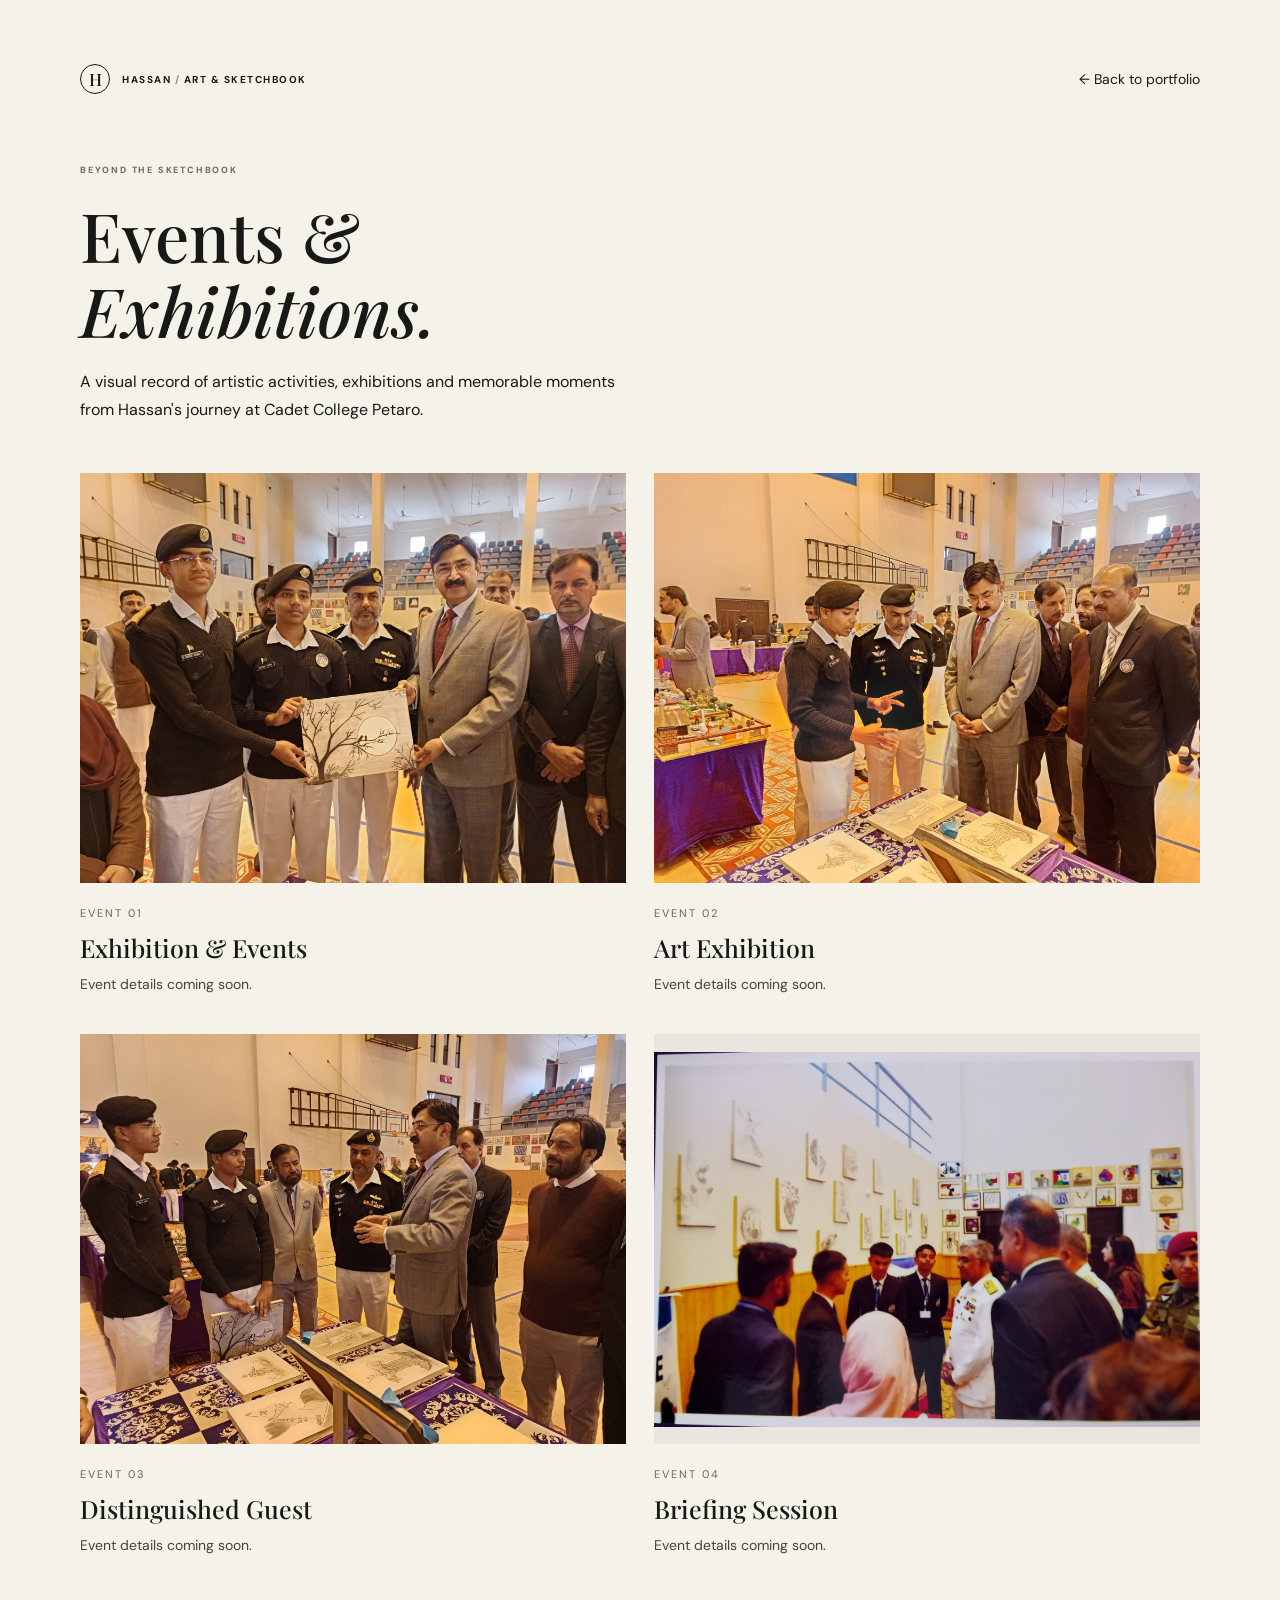
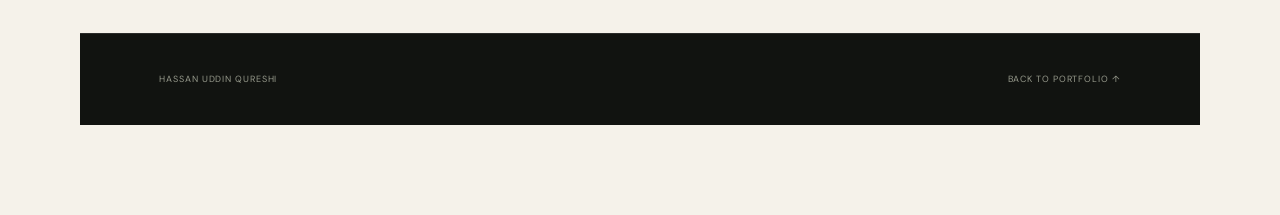
<file: events.html>
<!doctype html>
<html lang="en">
<head>
  <meta charset="utf-8">
  <meta name="viewport" content="width=device-width, initial-scale=1">
  <meta name="theme-color" content="#171916">
  <meta name="description" content="Events and exhibitions featuring Hassan Uddin Qureshi, President of the Sketching Club at Cadet College Petaro.">
  <title>Events & Exhibitions — Hassan Uddin Qureshi</title>

  <link rel="preconnect" href="https://fonts.googleapis.com">
  <link rel="preconnect" href="https://fonts.gstatic.com" crossorigin>
  <link href="https://fonts.googleapis.com/css2?family=DM+Sans:wght@400;500;600;700&family=Playfair+Display:wght@500;600;700&display=swap" rel="stylesheet">

  <link rel="stylesheet" href="style.css">

  <style>
    .events-page {
      width: min(1120px, 90%);
      margin: 0 auto;
      padding: 64px 0 90px;
    }

    .events-top {
      display: flex;
      justify-content: space-between;
      align-items: center;
      gap: 20px;
      margin-bottom: 70px;
    }

    .back-link {
      color: inherit;
      text-decoration: none;
      font-size: 14px;
    }

    .events-intro {
      max-width: 650px;
      margin-bottom: 48px;
    }

    .events-intro h1 {
      font-family: "Playfair Display", serif;
      font-size: clamp(40px, 6vw, 68px);
      font-weight: 500;
      line-height: 1.1;
      margin: 14px 0 20px;
    }

    .events-intro h1 em {
      font-weight: 500;
    }

    .events-intro > p:last-child {
      max-width: 540px;
      line-height: 1.8;
    }

    .events-grid {
      display: grid;
      grid-template-columns: repeat(2, minmax(0, 1fr));
      gap: 38px 28px;
    }

    .event-card {
      min-width: 0;
    }

    .event-photo {
      width: 100%;
      aspect-ratio: 4 / 3;
      object-fit: contain;
      display: block;
      background: #e9e6df;
    }

    .event-info {
      padding: 18px 0 0;
    }

    .event-number {
      font-size: 11px;
      letter-spacing: 2px;
      opacity: .65;
    }

    .event-info h2 {
      font-family: "Playfair Display", serif;
      font-size: 25px;
      font-weight: 500;
      margin: 9px 0;
    }

    .event-info p {
      font-size: 14px;
      line-height: 1.7;
      opacity: .8;
      margin: 0;
    }

    .events-footer {
      margin-top: 75px;
      padding-top: 24px;
      border-top: 1px solid #77777740;
      display: flex;
      justify-content: space-between;
      gap: 20px;
      font-size: 12px;
    }

    @media (max-width: 650px) {
      .events-page {
        padding-top: 32px;
      }

      .events-top {
        margin-bottom: 48px;
      }

      .events-grid {
        grid-template-columns: 1fr;
        gap: 34px;
      }

      .event-photo {
        aspect-ratio: 4 / 3;
      }

      .events-footer {
        flex-direction: column;
      }
    }
  </style>
</head>

<body>
  <main class="events-page">
    <header class="events-top">
      <a class="brand" href="index.html">
        <span class="brand-mark">H</span>
        <span>HASSAN <i> / </i> ART &amp; SKETCHBOOK</span>
      </a>

      <a class="back-link" href="index.html">← Back to portfolio</a>
    </header>

    <section class="events-intro">
      <p class="eyebrow">BEYOND THE SKETCHBOOK</p>
      <h1>Events &amp; <em>Exhibitions.</em></h1>
      <p>
        A visual record of artistic activities, exhibitions and memorable
        moments from Hassan's journey at Cadet College Petaro.
      </p>
    </section>

<section class="events-grid" aria-label="Events and exhibitions gallery">

  <article class="event-card">
    <img class="event-photo" src="exhibition1.jpg" alt="Sketching club exhibition">
    <div class="event-info">
      <span class="event-number">EVENT 01</span>
      <h2>Exhibition &amp; Events</h2>
      <p>Event details coming soon.</p>
    </div>
  </article>

  <article class="event-card">
    <img class="event-photo" src="exhibition2.jpg" alt="Art exhibition">
    <div class="event-info">
      <span class="event-number">EVENT 02</span>
      <h2>Art Exhibition</h2>
      <p>Event details coming soon.</p>
    </div>
  </article>

  <article class="event-card">
    <img class="event-photo" src="./guest.jpg" alt="Guest at an event">
    <div class="event-info">
      <span class="event-number">EVENT 03</span>
      <h2>Distinguished Guest</h2>
      <p>Event details coming soon.</p>
    </div>
  </article>

  <article class="event-card">
    <img class="event-photo" src="./briefing.jpeg" alt="Event briefing">
    <div class="event-info">
      <span class="event-number">EVENT 04</span>
      <h2>Briefing Session</h2>
      <p>Event details coming soon.</p>
    </div>
  </article>

</section>
    <footer class="events-footer">
      <span>HASSAN UDDIN QURESHI</span>
      <a class="back-link" href="index.html">BACK TO PORTFOLIO ↑</a>
    </footer>
  </main>
</body>
</html>
</file>
<file: style.css>
:root{--ink:#171916;--paper:#f5f2ea;--paper2:#e9e4d8;--muted:#77786f;--line:#d7d2c6;--accent:#c6f36a;--serif:'Playfair Display',Georgia,serif;--sans:'DM Sans',Arial,sans-serif}
*{box-sizing:border-box}html{scroll-behavior:smooth}body{margin:0;background:var(--paper);color:var(--ink);font-family:var(--sans);-webkit-font-smoothing:antialiased}a{color:inherit;text-decoration:none}.topbar{height:78px;padding:0 6.2vw;display:flex;align-items:center;justify-content:space-between;border-bottom:1px solid var(--line)}.brand{display:flex;align-items:center;gap:12px;font-size:10px;letter-spacing:.15em;font-weight:700}.brand i{font-style:normal;color:#8d8d80}.brand-mark{width:30px;height:30px;display:grid;place-items:center;border:1px solid var(--ink);border-radius:50%;font-family:var(--serif);font-size:17px;font-weight:500;letter-spacing:0}.topbar nav{display:flex;align-items:center;gap:30px;font-size:12px}.topbar nav a:not(.nav-cta){color:#5d5f56}.nav-cta{border:1px solid var(--ink);padding:10px 15px;border-radius:2px}.hero{position:relative;min-height:630px;padding:90px 11vw 72px;display:grid;grid-template-columns:1.03fr .97fr;align-items:center;gap:5vw;overflow:hidden;background:radial-gradient(ellipse at 78% 48%,#e8e3d5 0,transparent 42%)}.hero-copy{position:relative;z-index:2;padding-bottom:20px}.eyebrow{font-size:9px;letter-spacing:.2em;font-weight:700;color:#686b5e;margin:0 0 22px}.dot{display:inline-block;width:7px;height:7px;border-radius:50%;background:#6c8d32;margin-right:9px}.hero h1{font:600 clamp(43px,5.3vw,76px)/1.06 var(--serif);letter-spacing:-.045em;margin:0 0 24px}.hero h1 em,.section-heading h2 em,.about-section h2 em{font-weight:500;color:#71745f}.hero-text{font-size:14px;line-height:1.85;color:#6d6e65;max-width:340px;margin:0 0 32px}.primary-link{display:inline-flex;align-items:center;gap:27px;background:var(--ink);color:#fff;padding:15px 19px;font-size:11px;letter-spacing:.03em}.primary-link span{color:var(--accent);font-size:18px}.hero-art{position:relative;max-width:420px;width:100%;justify-self:center;transform:rotate(1.4deg)}.art-frame{background:#fff;padding:12px 12px 42px;box-shadow:0 24px 55px #27271c1a;border:1px solid #d8d3c7}.art-frame img{display:block;width:100%;height:400px;object-fit:cover;object-position:center 47%;filter:contrast(1.03)}.art-stamp{position:absolute;right:-26px;bottom:18px;display:flex;align-items:center;gap:11px;background:var(--accent);padding:13px 16px;transform:rotate(-3deg);font-size:8px;letter-spacing:.12em;font-weight:700}.art-stamp span:first-child{font:28px var(--serif)}.scribble{position:absolute;font:italic 16px var(--serif);color:#737663}.scribble-one{top:14px;right:-44px;transform:rotate(9deg)}.scribble-two{bottom:62px;left:-44px;transform:rotate(-10deg)}.hero-foot{position:absolute;bottom:25px;left:11vw;right:11vw;display:flex;justify-content:space-between;color:#88897f;font-size:8px;letter-spacing:.16em}.gallery-section{padding:105px 11vw 120px;background:#eeeadf}.section-heading{display:flex;justify-content:space-between;align-items:end;margin-bottom:40px}.section-heading .eyebrow{margin-bottom:13px}.section-heading h2,.about-section h2{font:600 clamp(34px,4vw,49px)/1.1 var(--serif);letter-spacing:-.035em;margin:0}.section-note{max-width:265px;color:#73746a;font-size:12px;line-height:1.8;margin:0 0 3px}.gallery-grid{display:grid;grid-template-columns:minmax(0,1.12fr) minmax(220px,.88fr);gap:22px}.art-card{border:0;padding:0;text-align:left;background:transparent;cursor:pointer;color:inherit;font:inherit;min-width:0}.card-image{position:relative;display:block;background:#ded9cd;padding:18px;overflow:hidden}.card-image img{display:block;width:100%;height:390px;object-fit:contain;mix-blend-mode:multiply;transition:transform .45s ease}.art-card:hover .card-image img{transform:scale(1.025)}.view-mark{position:absolute;right:27px;top:27px;width:35px;height:35px;border-radius:50%;display:grid;place-items:center;background:var(--accent);font-size:18px;opacity:0;transform:translateY(5px);transition:.25s}.art-card:hover .view-mark,.art-card:focus-visible .view-mark{opacity:1;transform:none}.card-caption{display:flex;justify-content:space-between;align-items:start;padding:18px 2px 0}.card-caption strong,.coming-card strong{font:600 17px var(--serif);display:block}.card-caption small{display:block;color:#77786f;font-size:10px;margin-top:7px}.card-number{font-size:10px;color:#77786f;letter-spacing:.1em}.coming-card{border:1px solid #d5d0c4;min-height:100%;padding:34px;display:flex;flex-direction:column;align-items:flex-start;justify-content:center;background:#f4f1e9}.plus{font-size:24px;width:43px;height:43px;display:grid;place-items:center;border:1px solid #bcbcae;border-radius:50%;margin-bottom:27px}.coming-card p{font-size:12px;line-height:1.8;color:#77786f;max-width:210px}.coming-label{font-size:8px;letter-spacing:.18em;color:#7a7d68;margin-top:22px}.about-section{padding:105px 17vw;display:grid;grid-template-columns:75px 1fr;gap:25px;align-items:start;background:var(--ink);color:var(--paper)}.about-symbol{width:55px;height:55px;display:grid;place-items:center;border:1px solid #52554a;border-radius:50%;color:var(--accent);font-size:25px}.about-section .eyebrow{color:#b4b6a8;margin-bottom:18px}.about-section h2 em{color:var(--accent)}.about-text{max-width:570px;color:#c1c2b8;font-size:13px;line-height:1.95;margin:24px 0 14px}.about-small{font-size:10px;color:#8f9285;letter-spacing:.02em}footer{min-height:92px;padding:24px 6.2vw;display:flex;justify-content:space-between;align-items:center;gap:18px;background:#111310;color:#c7c8bd;border-top:1px solid #383b32}footer .brand{font-size:9px}footer .brand-mark{border-color:#85877b}footer>span,footer>a:last-child{font-size:9px;color:#96998b;letter-spacing:.1em}dialog{border:0;padding:18px;background:var(--paper);width:min(90vw,750px);max-height:90vh;box-shadow:0 25px 90px #0006}dialog::backdrop{background:#10120fdd}dialog img{display:block;max-height:70vh;max-width:100%;margin:auto;object-fit:contain}.modal-close{position:sticky;top:0;float:right;border:0;background:var(--accent);width:35px;height:35px;font-size:23px;cursor:pointer}.modal-caption{display:flex;justify-content:space-between;gap:20px;padding:15px 2px 0;font-size:11px}.modal-caption span{color:var(--muted)}
@media(max-width:760px){.topbar{height:68px;padding:0 5vw}.brand{font-size:8px;gap:8px}.brand-mark{width:27px;height:27px}.topbar nav{gap:14px;font-size:11px}.topbar nav a:first-child{display:none}.nav-cta{padding:8px 10px}.hero{padding:62px 7vw 78px;grid-template-columns:1fr;gap:46px}.hero-copy{padding:0}.hero h1{font-size:clamp(44px,12vw,65px)}.hero-art{max-width:370px;width:85%;margin-bottom:15px}.art-frame img{height:350px}.hero-foot{left:7vw;right:7vw;bottom:22px;font-size:7px;gap:12px}.hero-foot span:nth-child(2){display:none}.gallery-section{padding:72px 7vw 80px}.section-heading{display:block}.section-note{margin-top:20px}.gallery-grid{grid-template-columns:1fr}.card-image img{height:340px}.coming-card{min-height:210px;padding:28px}.about-section{padding:75px 8vw;grid-template-columns:1fr;gap:20px}.about-symbol{width:45px;height:45px}footer{padding:25px 6vw;flex-wrap:wrap}footer>span{order:3;width:100%}.modal-caption{flex-direction:column;gap:6px}}@media(prefers-reduced-motion:reduce){html{scroll-behavior:auto}*,*::before,*::after{transition:none!important}}
.art-frame {
  width: 100%;
  height: auto !important;       
  aspect-ratio: auto !important; 
  overflow: hidden;
}

.art-frame img {
  width: 100%;
  height: auto !important;       
  display: block;
  object-fit: normal !important; 
}
</file>
